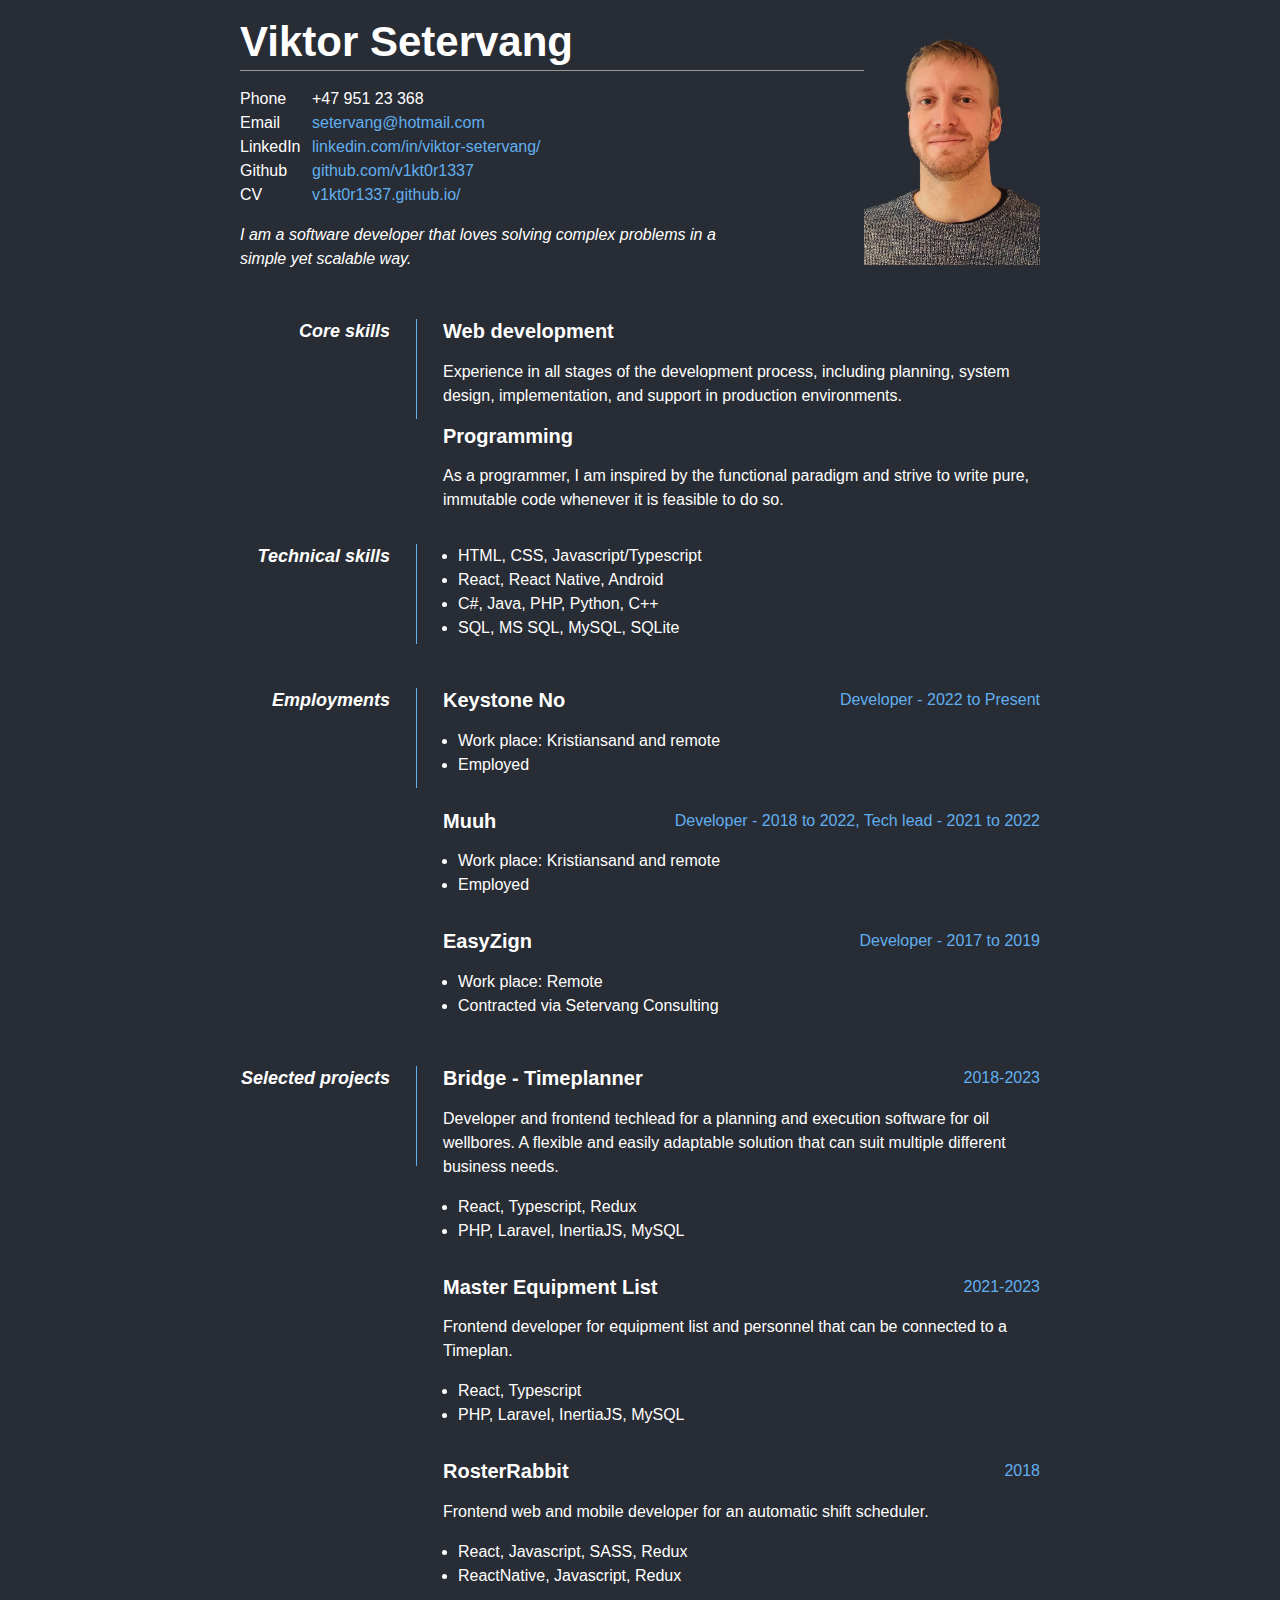
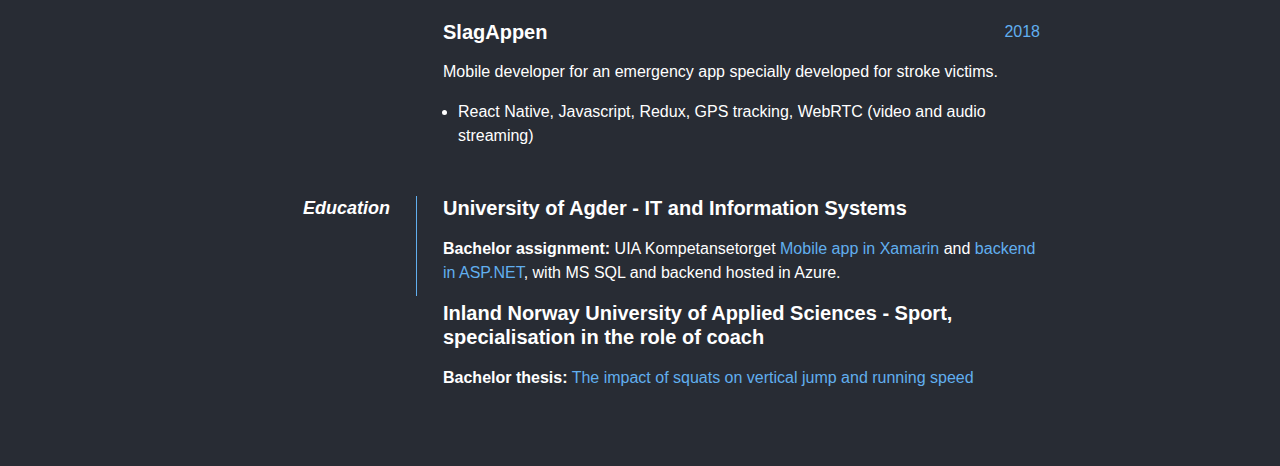
<file: index.html>
<!DOCTYPE html>
<html lang="en">
  <head>
    <meta charset="utf-8" />
    <title>Viktor Setervang - CV</title>
    <link rel="stylesheet" href="style.css" />
    <script>
      const params = new Proxy(new URLSearchParams(window.location.search), {
        get: (searchParams, prop) => searchParams.get(prop),
      });
      if (params.theme === "light") {
        const r = document.querySelector(":root");
        r.style.setProperty("--bg-color", "#fff");
        r.style.setProperty("--primary-color", "black");
        r.style.setProperty("--secondary-color", "#999");
        r.style.setProperty("--info-color", "#999");
        // move script to the end body tag to be able to target element id
        // document.getElementById("pic").style.webkitFilter = "grayscale(100%)";
        // document.getElementById("pic").style.filter = "grayscale(100%)";
      }
    </script>
  </head>
  <body>
    <main>
      <header>
        <img
          src="assets/viktor_setervang.png"
          alt="Photo of Viktor Setervang"
          id="pic"
        />
        <h1>Viktor Setervang</h1>
      </header>

      <section id="contact">
        <span class="leader">Phone</span><span>+47 951 23 368</span><br />
        <span class="leader">Email</span
        ><a href="mailto:setervang@hotmail.com">setervang@hotmail.com</a><br />
        <span class="leader">LinkedIn</span
        ><a href="https://www.linkedin.com/in/viktor-setervang/"
          >linkedin.com/in/viktor-setervang/</a
        ><br />
        <span class="leader">Github</span
        ><a href="https://github.com/v1kt0r1337">github.com/v1kt0r1337</a><br />
        <span class="leader">CV</span
        ><a href="https://v1kt0r1337.github.io/">v1kt0r1337.github.io/</a><br />
      </section>

      <section id="work-me">
        <p>
          I am a software developer that loves solving complex problems in a
          simple yet scalable way.
        </p>
      </section>
      <dl>
        <section>
          <dt>Core skills</dt>
          <dd>
            <h2>Web development</h2>
            <p>
              Experience in all stages of the development process, including
              planning, system design, implementation, and support in production
              environments.
            </p>
            <h2>Programming</h2>
            <p>
              As a programmer, I am inspired by the functional paradigm and
              strive to write pure, immutable code whenever it is feasible to do
              so.
            </p>
          </dd>
        </section>

        <section>
          <dt>Technical skills</dt>
          <dd>
            <ul>
              <li>HTML, CSS, Javascript/Typescript</li>
              <li>React, React Native, Android</li>
              <li>C#, Java, PHP, Python, C++</li>
              <li>SQL, MS SQL, MySQL, SQLite</li>
            </ul>
          </dd>
        </section>

        <section>
          <dt>Employments</dt>
          <dd>
            <section>
              <h2>Keystone No<span>Developer - 2022 to Present</span></h2>
              <ul>
                <li>Work place: Kristiansand and remote</li>
                <li>Employed</li>
              </ul>
            </section>
            <section>
              <h2>
                Muuh<span
                  >Developer - 2018 to 2022, Tech lead - 2021 to 2022</span
                >
              </h2>
              <ul>
                <li>Work place: Kristiansand and remote</li>
                <li>Employed</li>
              </ul>
            </section>
            <section>
              <h2>EasyZign<span>Developer - 2017 to 2019</span></h2>
              <ul>
                <li>Work place: Remote</li>
                <li>Contracted via Setervang Consulting</li>
              </ul>
            </section>
          </dd>
        </section>

        <section>
          <dt>Selected projects</dt>
          <dd>
            <section>
              <h2>Bridge - Timeplanner<span>2018-2023</span></h2>
              <p>
                Developer and frontend techlead for a planning and execution
                software for oil wellbores. A flexible and easily adaptable
                solution that can suit multiple different business needs.
              </p>
              <ul>
                <li>React, Typescript, Redux</li>
                <li>PHP, Laravel, InertiaJS, MySQL</li>
              </ul>
            </section>
            <section>
              <h2>Master Equipment List<span>2021-2023</span></h2>
              <p>
                Frontend developer for equipment list and personnel that can be
                connected to a Timeplan.
              </p>
              <ul>
                <li>React, Typescript</li>
                <li>PHP, Laravel, InertiaJS, MySQL</li>
              </ul>
            </section>
            <section>
              <h2>RosterRabbit<span>2018</span></h2>
              <p>
                Frontend web and mobile developer for an automatic shift
                scheduler.
              </p>
              <ul>
                <li>React, Javascript, SASS, Redux</li>
                <li>ReactNative, Javascript, Redux</li>
              </ul>
            </section>
            <section>
              <h2>SlagAppen<span>2018</span></h2>
              <p>
                Mobile developer for an emergency app specially developed for
                stroke victims.
              </p>
              <ul>
                <li>
                  React Native, Javascript, Redux, GPS tracking, WebRTC (video
                  and audio streaming)
                </li>
              </ul>
            </section>
          </dd>
        </section>

        <section>
          <dt>Education</dt>
          <dd>
            <h2>University of Agder - IT and Information Systems</h2>
            <p>
              <strong>Bachelor assignment:</strong> UIA Kompetansetorget
              <a href="https://github.com/v1kt0r1337/KompetansetorgetXamarin"
                >Mobile app in Xamarin</a
              >
              and
              <a href="https://github.com/v1kt0r1337/KompetansetorgetServer"
                >backend in ASP.NET</a
              >, with MS SQL and backend hosted in Azure.
            </p>
            <h2>
              Inland Norway University of Applied Sciences - Sport,
              specialisation in the role of coach
            </h2>
            <p>
              <strong>Bachelor thesis:</strong>
              <a href="https://brage.inn.no/inn-xmlui/handle/11250/225209"
                >The impact of squats on vertical jump and running speed</a
              >
            </p>
          </dd>
        </section>
      </dl>
    </main>
  </body>
</html>
</file>
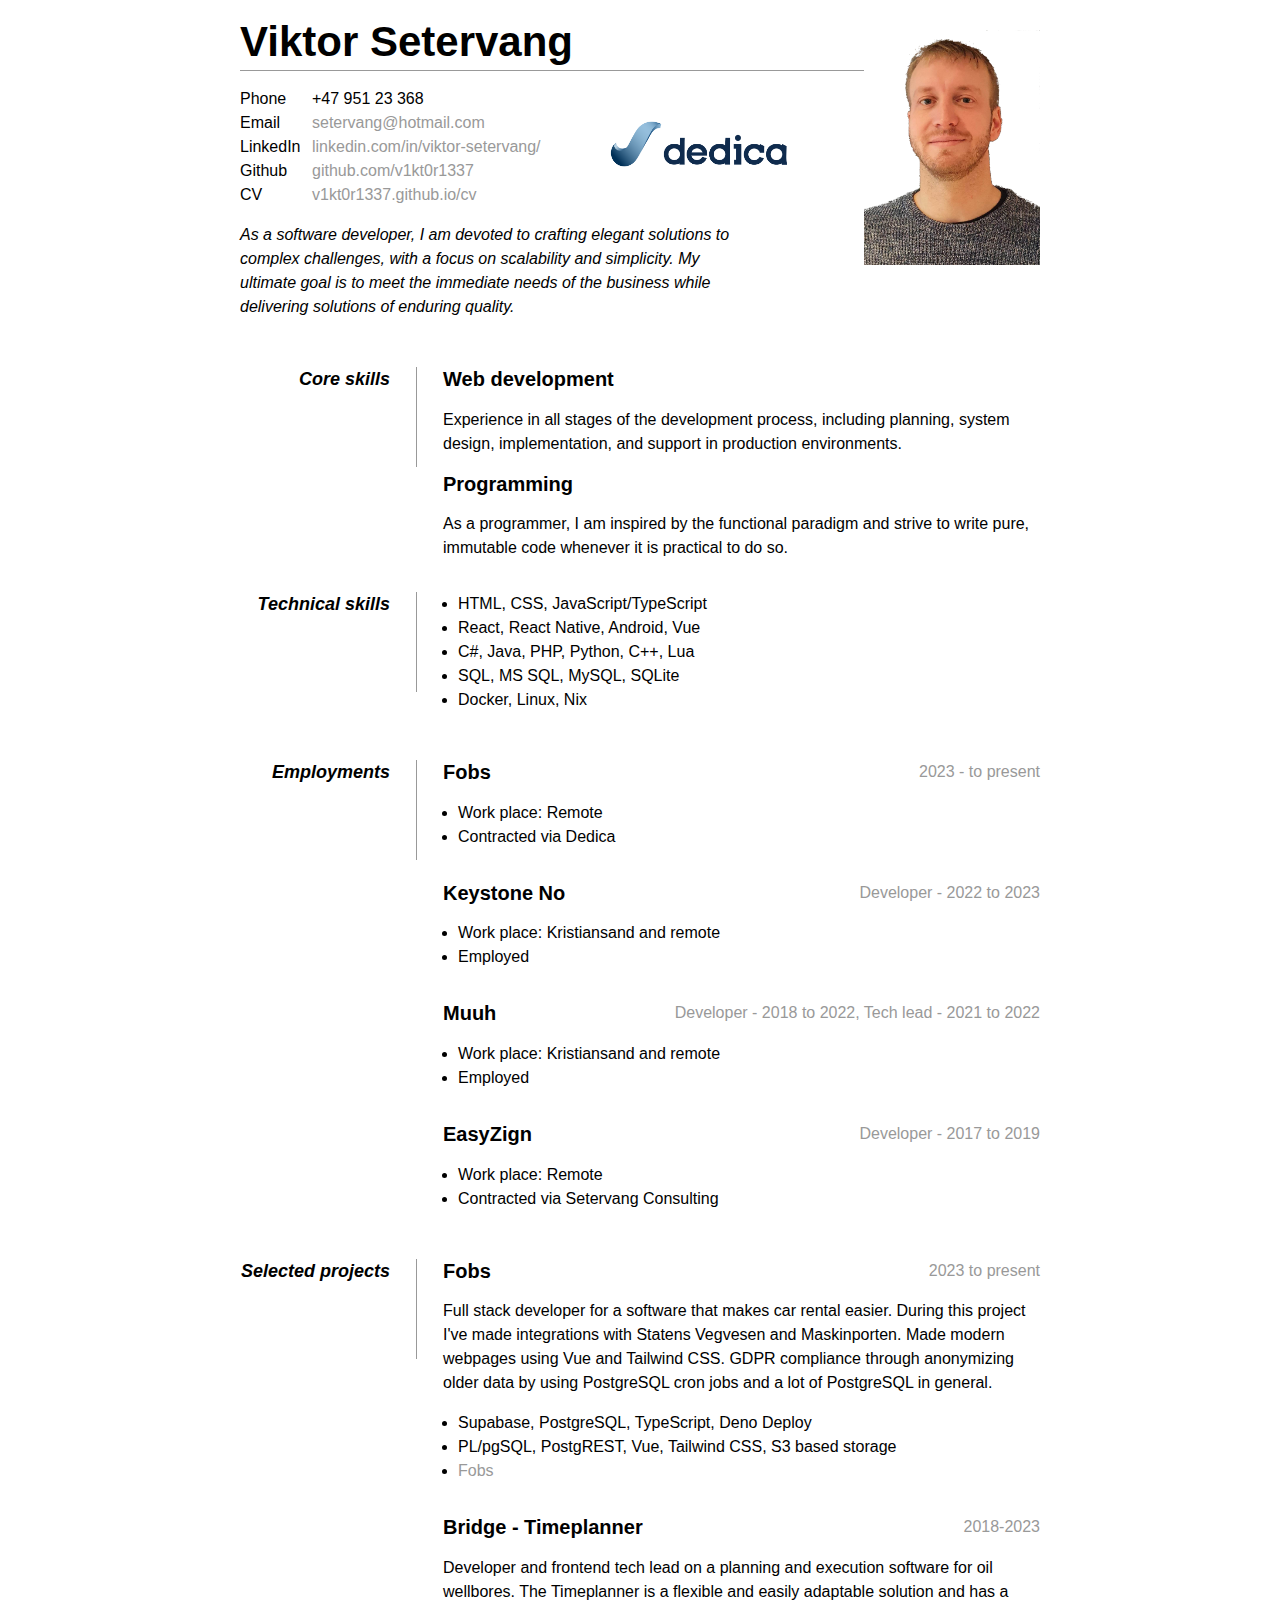
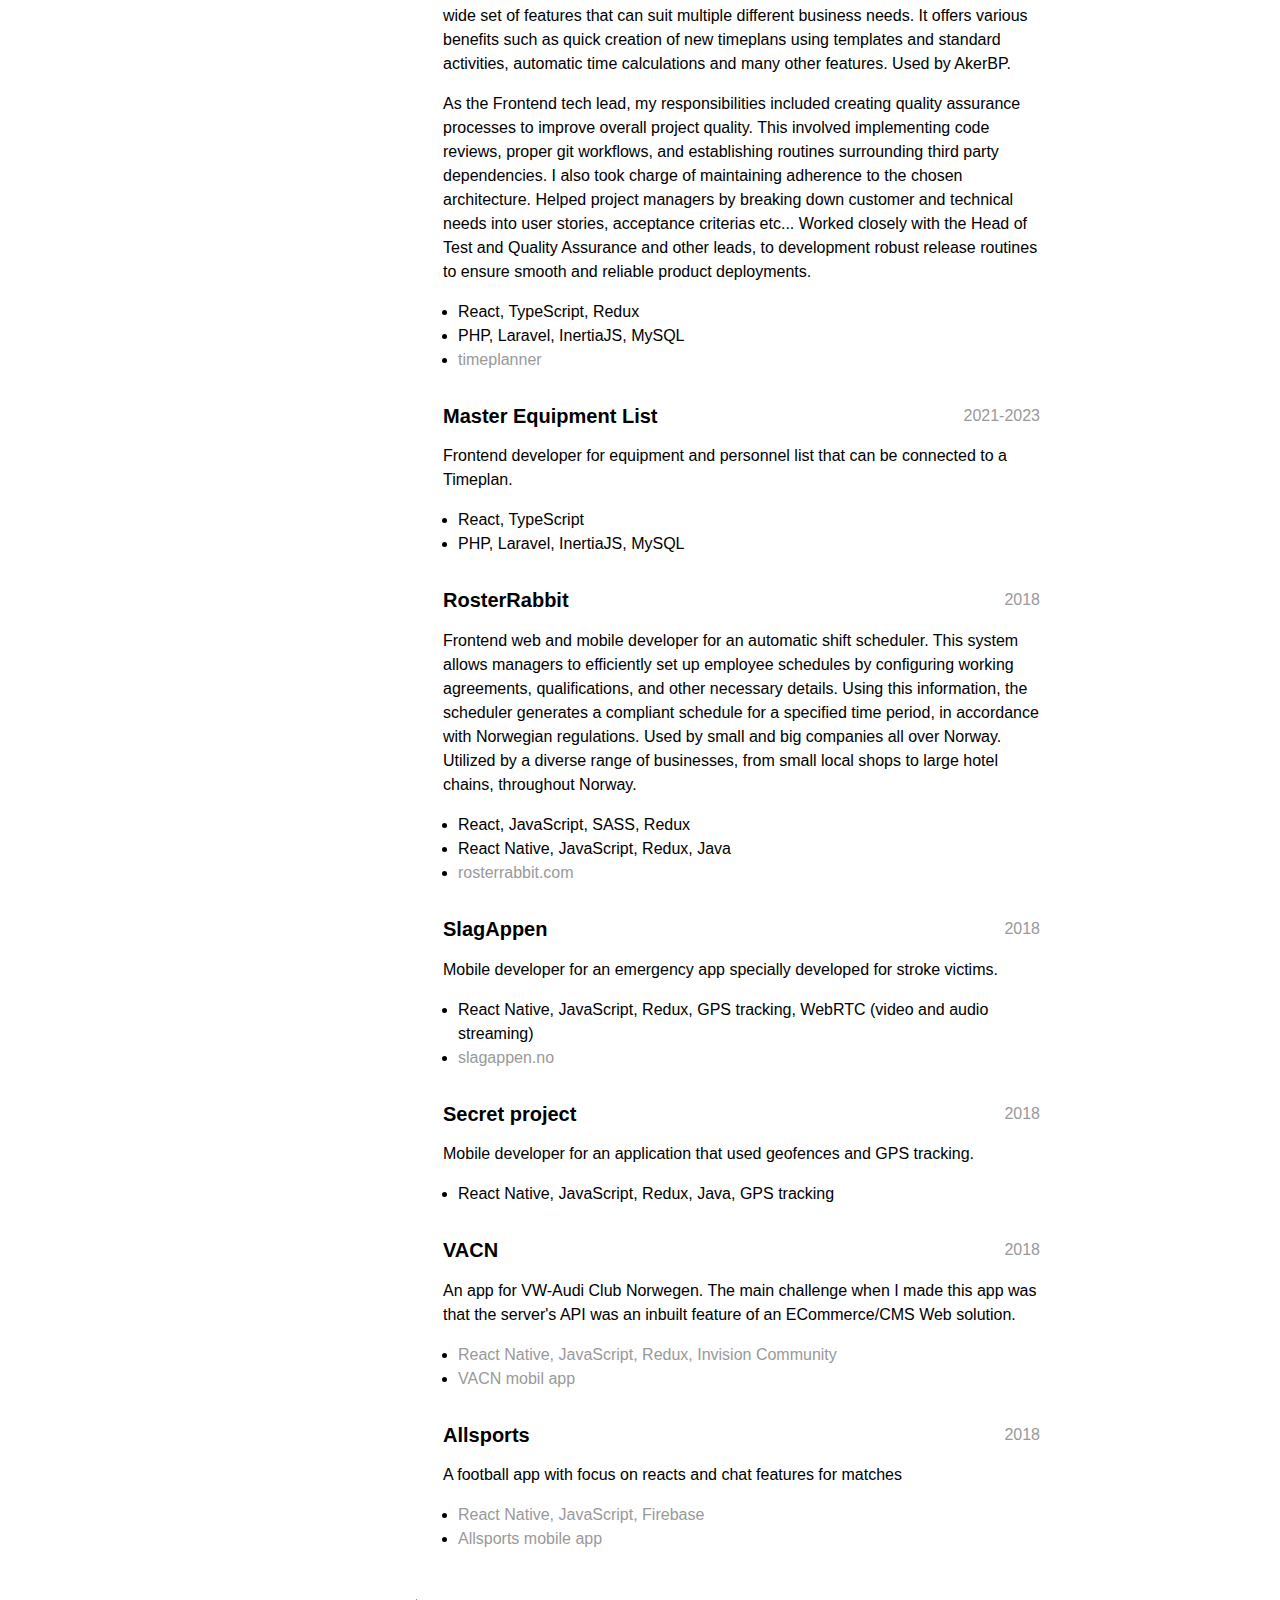
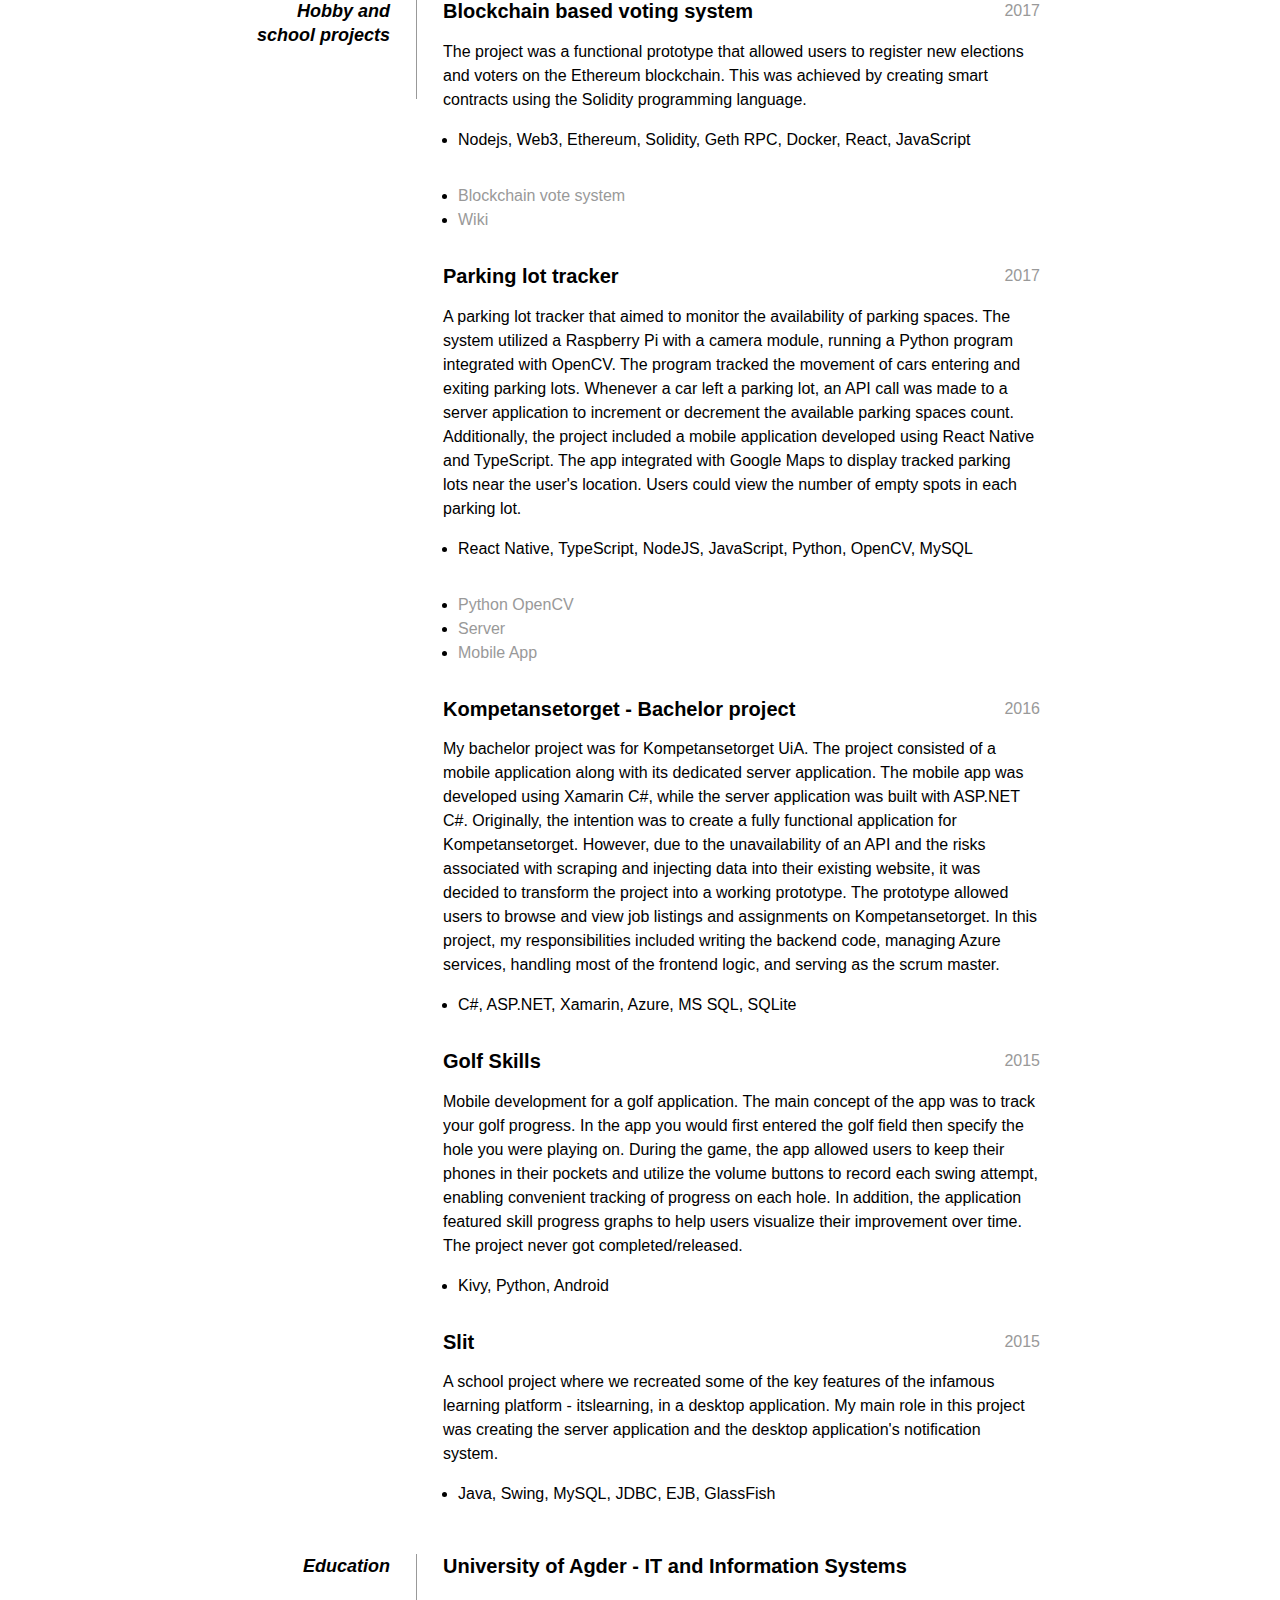
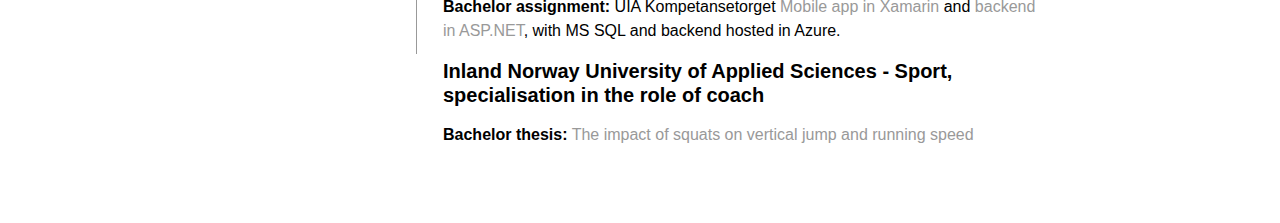
<file: cv/index.html>
<!DOCTYPE html>
<html lang="en">
  <head>
    <meta charset="utf-8" />
    <title>Viktor Setervang - CV</title>
    <link rel="stylesheet" href="style.css" />
    <script type="text/javascript" src="index.js"></script>
    <script type="text/javascript" defer="defer" src="after.js"></script>
  </head>
  <body>
    <main>
      <header>
        <img
          src="assets/viktor_setervang.png"
          alt="Photo of Viktor Setervang"
          id="photo"
        />
        <h1>Viktor Setervang</h1>
      </header>

      <div class="flex align-center">
        <section id="contact">
          <span class="leader">Phone</span><span>+47 951 23 368</span><br />
          <span class="leader">Email</span
          ><a href="mailto:setervang@hotmail.com">setervang@hotmail.com</a
          ><br />
          <span class="leader">LinkedIn</span
          ><a href="https://www.linkedin.com/in/viktor-setervang/"
            >linkedin.com/in/viktor-setervang/</a
          ><br />
          <span class="leader">Github</span
          ><a href="https://github.com/v1kt0r1337">github.com/v1kt0r1337</a
          ><br />
          <span class="leader">CV</span
          ><a href="https://v1kt0r1337.github.io/cv">v1kt0r1337.github.io/cv</a
          ><br />
        </section>
        <a id="company-link" href="https://dedica.no/">
          <img
            alt="Dedica logo"
            src="assets/Dedica_Logo_RGB_Cropped.png"
            id="logo"
          />
        </a>
      </div>

      <section id="intro">
        <p>
          As a software developer, I am devoted to crafting elegant solutions to
          complex challenges, with a focus on scalability and simplicity. My
          ultimate goal is to meet the immediate needs of the business while
          delivering solutions of enduring quality.
        </p>
      </section>
      <dl>
        <section>
          <dt>Core skills</dt>
          <dd>
            <h2>Web development</h2>
            <p>
              Experience in all stages of the development process, including
              planning, system design, implementation, and support in production
              environments.
            </p>
            <h2>Programming</h2>
            <p>
              As a programmer, I am inspired by the functional paradigm and
              strive to write pure, immutable code whenever it is practical to
              do so.
            </p>
          </dd>
        </section>

        <section>
          <dt>Technical skills</dt>
          <dd>
            <ul>
              <li>HTML, CSS, JavaScript/TypeScript</li>
              <li>React, React Native, Android, Vue</li>
              <li>C#, Java, PHP, Python, C++, Lua</li>
              <li>SQL, MS SQL, MySQL, SQLite</li>
              <li>Docker, Linux, Nix</li>
            </ul>
          </dd>
        </section>

        <section>
          <dt>Employments</dt>
          <dd>
            <section>
              <h2>Fobs<span>2023 - to present</span></h2>
              <ul>
                <li>Work place: Remote</li>
                <li>Contracted via Dedica</li>
              </ul>
            </section>
            <section>
              <h2>Keystone No<span>Developer - 2022 to 2023</span></h2>
              <ul>
                <li>Work place: Kristiansand and remote</li>
                <li>Employed</li>
              </ul>
            </section>
            <section>
              <h2>
                Muuh<span
                  >Developer - 2018 to 2022, Tech lead - 2021 to 2022</span
                >
              </h2>
              <ul>
                <li>Work place: Kristiansand and remote</li>
                <li>Employed</li>
              </ul>
            </section>
            <section>
              <h2>EasyZign<span>Developer - 2017 to 2019</span></h2>
              <ul>
                <li>Work place: Remote</li>
                <li>Contracted via Setervang Consulting</li>
              </ul>
            </section>
          </dd>
        </section>

        <section>
          <dt>Selected projects</dt>
          <dd>
            <section>
              <h2>Fobs<span>2023 to present</span></h2>
              <p>
                Full stack developer for a software that makes car rental
                easier. During this project I've made integrations with Statens
                Vegvesen and Maskinporten. Made modern webpages using Vue and
                Tailwind CSS. GDPR compliance through anonymizing older data by
                using PostgreSQL cron jobs and a lot of PostgreSQL in general.
              </p>
              <ul>
                <li>Supabase, PostgreSQL, TypeScript, Deno Deploy</li>
                <li>
                  PL/pgSQL, PostgREST, Vue, Tailwind CSS, S3 based storage
                </li>
                <li><a href="https://www.fobs.no/"> Fobs </a></li>
              </ul>
            </section>

            <section>
              <h2>Bridge - Timeplanner<span>2018-2023</span></h2>
              <p>
                Developer and frontend tech lead on a planning and execution
                software for oil wellbores. The Timeplanner is a flexible and
                easily adaptable solution and has a wide set of features that
                can suit multiple different business needs. It offers various
                benefits such as quick creation of new timeplans using templates
                and standard activities, automatic time calculations and many
                other features. Used by AkerBP.
              </p>

              <p>
                As the Frontend tech lead, my responsibilities included creating
                quality assurance processes to improve overall project quality.
                This involved implementing code reviews, proper git workflows,
                and establishing routines surrounding third party dependencies.
                I also took charge of maintaining adherence to the chosen
                architecture. Helped project managers by breaking down customer
                and technical needs into user stories, acceptance criterias
                etc... Worked closely with the Head of Test and Quality
                Assurance and other leads, to development robust release
                routines to ensure smooth and reliable product deployments.
              </p>
              <ul>
                <li>React, TypeScript, Redux</li>
                <li>PHP, Laravel, InertiaJS, MySQL</li>
                <li>
                  <a href="https://keystone.no/applications/timeplanner/"
                    >timeplanner</a
                  >
                </li>
              </ul>
            </section>
            <section>
              <h2>Master Equipment List<span>2021-2023</span></h2>
              <p>
                Frontend developer for equipment and personnel list that can be
                connected to a Timeplan.
              </p>
              <ul>
                <li>React, TypeScript</li>
                <li>PHP, Laravel, InertiaJS, MySQL</li>
              </ul>
            </section>
            <section>
              <h2>RosterRabbit<span>2018</span></h2>
              <p>
                Frontend web and mobile developer for an automatic shift
                scheduler. This system allows managers to efficiently set up
                employee schedules by configuring working agreements,
                qualifications, and other necessary details. Using this
                information, the scheduler generates a compliant schedule for a
                specified time period, in accordance with Norwegian regulations.
                Used by small and big companies all over Norway. Utilized by a
                diverse range of businesses, from small local shops to large
                hotel chains, throughout Norway.
              </p>
              <ul>
                <li>React, JavaScript, SASS, Redux</li>
                <li>React Native, JavaScript, Redux, Java</li>
                <li>
                  <a href="https://rosterrabbit.com/">rosterrabbit.com</a>
                </li>
              </ul>
            </section>
            <section>
              <h2>SlagAppen<span>2018</span></h2>
              <p>
                Mobile developer for an emergency app specially developed for
                stroke victims.
              </p>
              <ul>
                <li>
                  React Native, JavaScript, Redux, GPS tracking, WebRTC (video
                  and audio streaming)
                </li>
                <li>
                  <a href="https://slagappen.no/">slagappen.no</a>
                </li>
              </ul>
            </section>
            <section>
              <h2>Secret project<span>2018</span></h2>
              <p>
                Mobile developer for an application that used geofences and GPS
                tracking.
              </p>
              <ul>
                <li>React Native, JavaScript, Redux, Java, GPS tracking</li>
              </ul>
            </section>
            <section>
              <h2>VACN<span>2018</span></h2>
              <p>
                An app for VW-Audi Club Norwegen. The main challenge when I made
                this app was that the server's API was an inbuilt feature of an
                ECommerce/CMS Web solution.
              </p>
              <ul>
                <li>
                  <a>React Native, JavaScript, Redux, Invision Community</a>
                </li>
                <li>
                  <a
                    href="https://play.google.com/store/apps/details?id=no.muuh.vacn"
                  >
                    VACN mobil app
                  </a>
                </li>
              </ul>
            </section>
            <section>
              <h2>Allsports<span>2018</span></h2>
              <p>
                A football app with focus on reacts and chat features for
                matches
              </p>
              <ul>
                <li>
                  <a>React Native, JavaScript, Firebase</a>
                </li>
                <li>
                  <a
                    href="https://play.google.com/store/apps/details?id=no.muuh.allsports"
                  >
                    Allsports mobile app
                  </a>
                </li>
              </ul>
            </section>
          </dd>
        </section>

        <section>
          <dt>Hobby and school projects</dt>
          <dd>
            <section>
              <h2>Blockchain based voting system <span>2017</span></h2>
              <p>
                The project was a functional prototype that allowed users to
                register new elections and voters on the Ethereum blockchain.
                This was achieved by creating smart contracts using the Solidity
                programming language.
              </p>
              <ul>
                <li>
                  Nodejs, Web3, Ethereum, Solidity, Geth RPC, Docker, React,
                  JavaScript
                </li>
              </ul>
              <ul>
                <li>
                  <a href="https://github.com/v1kt0r1337/blockchain-votesystem">
                    Blockchain vote system
                  </a>
                </li>
                <li>
                  <a
                    href="https://github.com/v1kt0r1337/blockchain-votesystem/wiki"
                  >
                    Wiki
                  </a>
                </li>
              </ul>
            </section>
            <section>
              <h2>Parking lot tracker <span>2017</span></h2>
              <p>
                A parking lot tracker that aimed to monitor the availability of
                parking spaces. The system utilized a Raspberry Pi with a camera
                module, running a Python program integrated with OpenCV. The
                program tracked the movement of cars entering and exiting
                parking lots. Whenever a car left a parking lot, an API call was
                made to a server application to increment or decrement the
                available parking spaces count. Additionally, the project
                included a mobile application developed using React Native and
                TypeScript. The app integrated with Google Maps to display
                tracked parking lots near the user's location. Users could view
                the number of empty spots in each parking lot.
              </p>
              <ul>
                <li>
                  React Native, TypeScript, NodeJS, JavaScript, Python, OpenCV,
                  MySQL
                </li>
              </ul>
              <ul>
                <li>
                  <a href="https://github.com/v1kt0r1337/ParkingLotTracker">
                    Python OpenCV
                  </a>
                </li>
                <li>
                  <a
                    href="https://github.com/v1kt0r1337/ParkingLotTrackerServer"
                  >
                    Server
                  </a>
                </li>
                <li>
                  <a
                    href="https://github.com/v1kt0r1337/ParkingLotTrackerMobileApp"
                  >
                    Mobile App
                  </a>
                </li>
              </ul>
              <h2>Kompetansetorget - Bachelor project<span>2016</span></h2>
              <p>
                My bachelor project was for Kompetansetorget UiA. The project
                consisted of a mobile application along with its dedicated
                server application. The mobile app was developed using Xamarin
                C#, while the server application was built with ASP.NET C#.
                Originally, the intention was to create a fully functional
                application for Kompetansetorget. However, due to the
                unavailability of an API and the risks associated with scraping
                and injecting data into their existing website, it was decided
                to transform the project into a working prototype. The prototype
                allowed users to browse and view job listings and assignments on
                Kompetansetorget. In this project, my responsibilities included
                writing the backend code, managing Azure services, handling most
                of the frontend logic, and serving as the scrum master.
              </p>
              <ul>
                <li>C#, ASP.NET, Xamarin, Azure, MS SQL, SQLite</li>
              </ul>
            </section>
            <section>
              <h2>Golf Skills <span>2015</span></h2>
              <p>
                Mobile development for a golf application. The main concept of
                the app was to track your golf progress. In the app you would
                first entered the golf field then specify the hole you were
                playing on. During the game, the app allowed users to keep their
                phones in their pockets and utilize the volume buttons to record
                each swing attempt, enabling convenient tracking of progress on
                each hole. In addition, the application featured skill progress
                graphs to help users visualize their improvement over time. The
                project never got completed/released.
              </p>
              <ul>
                <li>Kivy, Python, Android</li>
              </ul>
            </section>
            <section>
              <h2>Slit<span>2015</span></h2>
              <p>
                A school project where we recreated some of the key features of
                the infamous learning platform - itslearning, in a desktop
                application. My main role in this project was creating the
                server application and the desktop application's notification
                system.
              </p>
              <ul>
                <li>Java, Swing, MySQL, JDBC, EJB, GlassFish</li>
              </ul>
            </section>
          </dd>
        </section>

        <section>
          <dt>Education</dt>
          <dd>
            <h2>University of Agder - IT and Information Systems</h2>
            <p>
              <strong>Bachelor assignment:</strong> UIA Kompetansetorget
              <a href="https://github.com/v1kt0r1337/KompetansetorgetXamarin"
                >Mobile app in Xamarin</a
              >
              and
              <a href="https://github.com/v1kt0r1337/KompetansetorgetServer"
                >backend in ASP.NET</a
              >, with MS SQL and backend hosted in Azure.
            </p>
            <h2>
              Inland Norway University of Applied Sciences - Sport,
              specialisation in the role of coach
            </h2>
            <p>
              <strong>Bachelor thesis:</strong>
              <a href="https://brage.inn.no/inn-xmlui/handle/11250/225209"
                >The impact of squats on vertical jump and running speed</a
              >
            </p>
          </dd>
        </section>
      </dl>
    </main>
  </body>
</html>
</file>
<file: style.css>
/* :root {
  --bg-color: #fff;
  --primary-color: black;
  --secondary-color: #999;
  --info-color: #999;
} */

:root {
  --bg-color: #282c34;
  --primary-color: #fff;
  --secondary-color: #999;
  --info-color: #61afef;
}

body {
  font-size: 16px;
  font: 16px Helvetica, Sans-Serif;
  line-height: 24px;
  background-color: var(--bg-color);
  color: var(--primary-color);
}

main {
  width: 800px;
  margin: 30px auto 60px auto;
}

h1 {
  font-size: 42px;
  border-bottom: 1px solid #999;
  margin: 0 0 1rem 0;
  padding: 0 0 1rem 0;
}

h2 {
  font-size: 20px;
  margin-top: 0px;
}

h2 span {
  font-size: 16px;
  font-weight: normal;
  color: var(--info-color);
  margin-left: auto;
  float: right;
}

p {
  margin-bottom: 1rem;
}

a {
  color: var(--info-color);
  text-decoration: none;
  border-bottom: 1px solid transparent;
}

a:hover {
  color: var(--primary-color);
  border-bottom-color: var(--secondary-color);
}

/* header {
  overflow: auto;
}

header h1 {
  float: left;
}
header img {
  position: relative;
} */

#contact span.leader {
  min-width: 4.5rem;
  display: inline-block;
  color: var(--primary-color);
}

#pic {
  /* width: auto; */
  /* width: 180px; */
  height: 235px;
  width: auto;
  float: right;
  /* border-radius: 3px; */
  background-color: var(--bg-color);
}

#work-me {
  width: 500px;
  margin-bottom: 3rem;
}

#work-me p {
  font-style: italic;
  color: var(--primary-color);
}

dt {
  font-style: italic;
  font-weight: bold;
  font-size: 18px;
  width: 150px;
  min-width: 150px;
  /*max-width: 150px; */
  height: 100px;
  border-right: 1px solid var(--info-color);
  padding-right: 26px;
  text-align: right;
  color: var(--primary-color);
}

dd {
  margin-left: 26px;
  width: 100%;
}

dd h2 {
  color: var(--primary-color);
}

dd p {
  color: var(--primary-color);
}

/* section {
  padding-bottom: 1rem;
} */

dl > section {
  display: flex;
  margin-bottom: 1rem;
  width: 100%;
}

ul {
  margin: 0px 0px 2rem 15px;
  padding-left: 0px;
}

li {
  color: var(--primary-color);
}
</file>
<file: cv/style.css>
:root {
  --bg-color: #fff;
  --primary-color: black;
  --secondary-color: #999;
  --info-color: #999;
}

body {
  font-size: 16px;
  font: 16px Helvetica, Sans-Serif;
  line-height: 24px;
  background-color: var(--bg-color);
  color: var(--primary-color);
}

main {
  width: 800px;
  margin: 30px auto 60px auto;
}

h1 {
  font-size: 42px;
  border-bottom: 1px solid #999;
  margin: 0 0 1rem 0;
  padding: 0 0 1rem 0;
}

h2 {
  font-size: 20px;
  margin-top: 0px;
}

h2 span {
  font-size: 16px;
  font-weight: normal;
  color: var(--info-color);
  margin-left: auto;
  float: right;
}

p {
  margin-bottom: 1rem;
}

a {
  color: var(--info-color);
  text-decoration: none;
  border-bottom: 1px solid transparent;
}

a:hover {
  color: var(--primary-color);
  border-bottom-color: var(--secondary-color);
}

#contact span.leader {
  min-width: 4.5rem;
  display: inline-block;
  color: var(--primary-color);
}

#photo {
  height: 235px;
  width: auto;
  float: right;
  background-color: var(--bg-color);
}

#company-link {
  border-bottom: none;
}

#logo {
  height: 60px;
  width: auto;
  margin-left: 4rem;
}

#intro {
  width: 500px;
  margin-bottom: 3rem;
}

#intro p {
  font-style: italic;
  color: var(--primary-color);
}

dt {
  font-style: italic;
  font-weight: bold;
  font-size: 18px;
  max-width: 150px;
  min-width: 150px;
  height: 100px;
  border-right: 1px solid var(--info-color);
  padding-right: 26px;
  text-align: right;
  color: var(--primary-color);
}

dd {
  margin-left: 26px;
  width: 100%;
}

dd h2 {
  color: var(--primary-color);
}

dd p {
  color: var(--primary-color);
}

dl > section {
  display: flex;
  margin-bottom: 1rem;
  width: 100%;
}

ul {
  margin: 0px 0px 2rem 15px;
  padding-left: 0px;
}

li {
  color: var(--primary-color);
}

.flex {
  display: flex;
}

.align-center {
  align-items: center;
}
</file>
